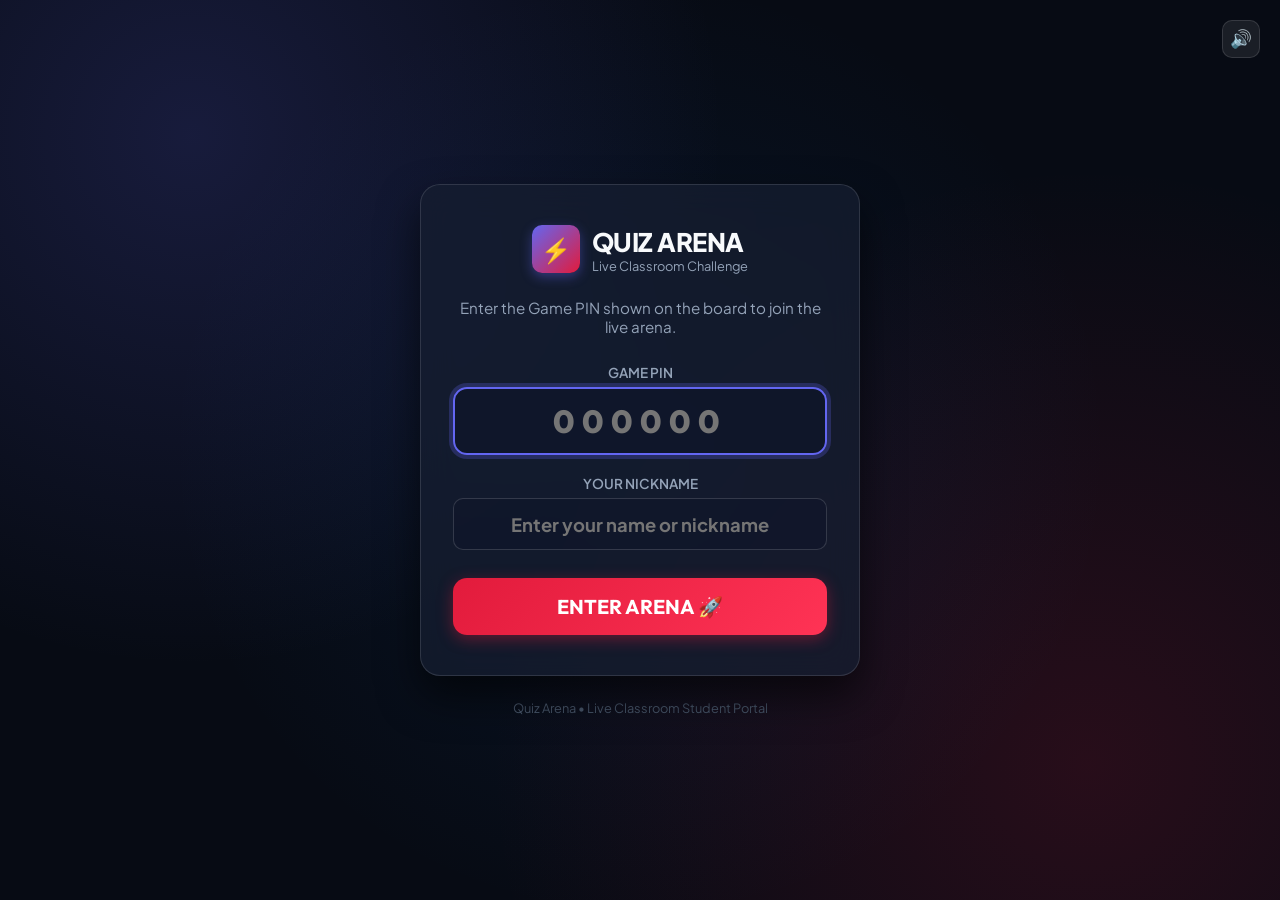
<file: index.html>
<!DOCTYPE html>
<html lang="en">
<head>
  <meta charset="UTF-8">
  <meta name="viewport" content="width=device-width, initial-scale=1.0">
  <meta http-equiv="Cache-Control" content="no-cache, no-store, must-revalidate">
  <meta http-equiv="Pragma" content="no-cache">
  <meta http-equiv="Expires" content="0">
  <title>Quiz Arena — Student Join</title>
  <link rel="stylesheet" href="style.css">
  <script src="sound.js"></script>
</head>
<body style="display: flex; flex-direction: column; justify-content: center; align-items: center; min-height: 100vh; padding: 1.5rem;">

  <!-- Sound Toggle in Corner -->
  <div style="position: absolute; top: 1.25rem; right: 1.25rem; z-index: 10;">
    <button class="btn-icon" id="sound-toggle-btn" title="Toggle Sound">🔊</button>
  </div>

  <main style="max-width: 440px; width: 100%;">
    <!-- Main Student Join Card -->
    <div class="action-card" style="padding: 2.5rem 2rem; text-align: center; box-shadow: 0 20px 40px rgba(0,0,0,0.6);">
      
      <!-- Brand Logo -->
      <div style="display: flex; justify-content: center; align-items: center; gap: 0.75rem; margin-bottom: 1.5rem;">
        <div class="brand-icon" style="width: 48px; height: 48px; font-size: 1.5rem;">⚡</div>
        <div style="text-align: left;">
          <div class="brand-title" style="font-size: 1.6rem; letter-spacing: -0.02em;">QUIZ ARENA</div>
          <div class="brand-sub" style="font-size: 0.8rem; color: #94a3b8;">Live Classroom Challenge</div>
        </div>
      </div>

      <p style="color: var(--text-muted); font-size: 0.95rem; margin-bottom: 1.75rem;">
        Enter the Game PIN shown on the board to join the live arena.
      </p>

      <!-- Student Join Form -->
      <form id="join-form" onsubmit="handleStudentJoin(event)">
        <div class="form-group" style="margin-bottom: 1.25rem; text-align: left;">
          <label class="form-label" style="text-align: center;">GAME PIN</label>
          <input type="text" id="join-pin" class="pin-input" placeholder="000000" maxlength="8" inputmode="numeric" required autofocus autocomplete="off" oninput="this.value = this.value.replace(/\D/g, '').slice(0, 6)">
        </div>

        <div class="form-group" style="margin-bottom: 1.75rem; text-align: left;">
          <label class="form-label" style="text-align: center;">YOUR NICKNAME</label>
          <input type="text" id="join-name" class="text-input" placeholder="Enter your name or nickname" maxlength="25" required autocomplete="off" style="text-align: center; font-size: 1.15rem; font-weight: 700;">
        </div>

        <button type="submit" class="btn btn-kahoot btn-block" style="font-size: 1.25rem; padding: 1rem;">
          ENTER ARENA 🚀
        </button>
      </form>

    </div>

    <div style="text-align: center; margin-top: 1.5rem; color: #475569; font-size: 0.8rem;">
      Quiz Arena • Live Classroom Student Portal
    </div>
  </main>

  <script>
    document.addEventListener('DOMContentLoaded', () => {
      // Sound button
      const soundBtn = document.getElementById('sound-toggle-btn');
      soundBtn.textContent = Sound.enabled ? '🔊' : '🔇';
      soundBtn.onclick = () => {
        const on = Sound.toggleSound();
        soundBtn.textContent = on ? '🔊' : '🔇';
      };

      // Check URL parameters (e.g. from QR code ?pin=123456&b=0)
      const urlParams = new URLSearchParams(window.location.search);
      const paramPin = urlParams.get('pin');
      if (paramPin) {
        document.getElementById('join-pin').value = paramPin.replace(/\D/g, '').slice(0, 6);
        document.getElementById('join-name').focus();
      }
    });

    function handleStudentJoin(e) {
      e.preventDefault();
      Sound.lockIn();
      const pin = document.getElementById('join-pin').value.replace(/\D/g, '').slice(0, 6);
      const name = document.getElementById('join-name').value.trim();

      if (!pin || pin.length < 4) {
        alert('Please enter a valid Game PIN.');
        return;
      }
      if (!name) {
        alert('Please enter your name or nickname.');
        return;
      }

      const urlParams = new URLSearchParams(window.location.search);
      const paramB = urlParams.get('b');
      let forwardUrl = `play.html?pin=${encodeURIComponent(pin)}&name=${encodeURIComponent(name)}`;
      if (paramB !== null && paramB !== undefined) {
        forwardUrl += `&b=${encodeURIComponent(paramB)}`;
      }
      window.location.href = forwardUrl;
    }
  </script>
</body>
</html>
</file>
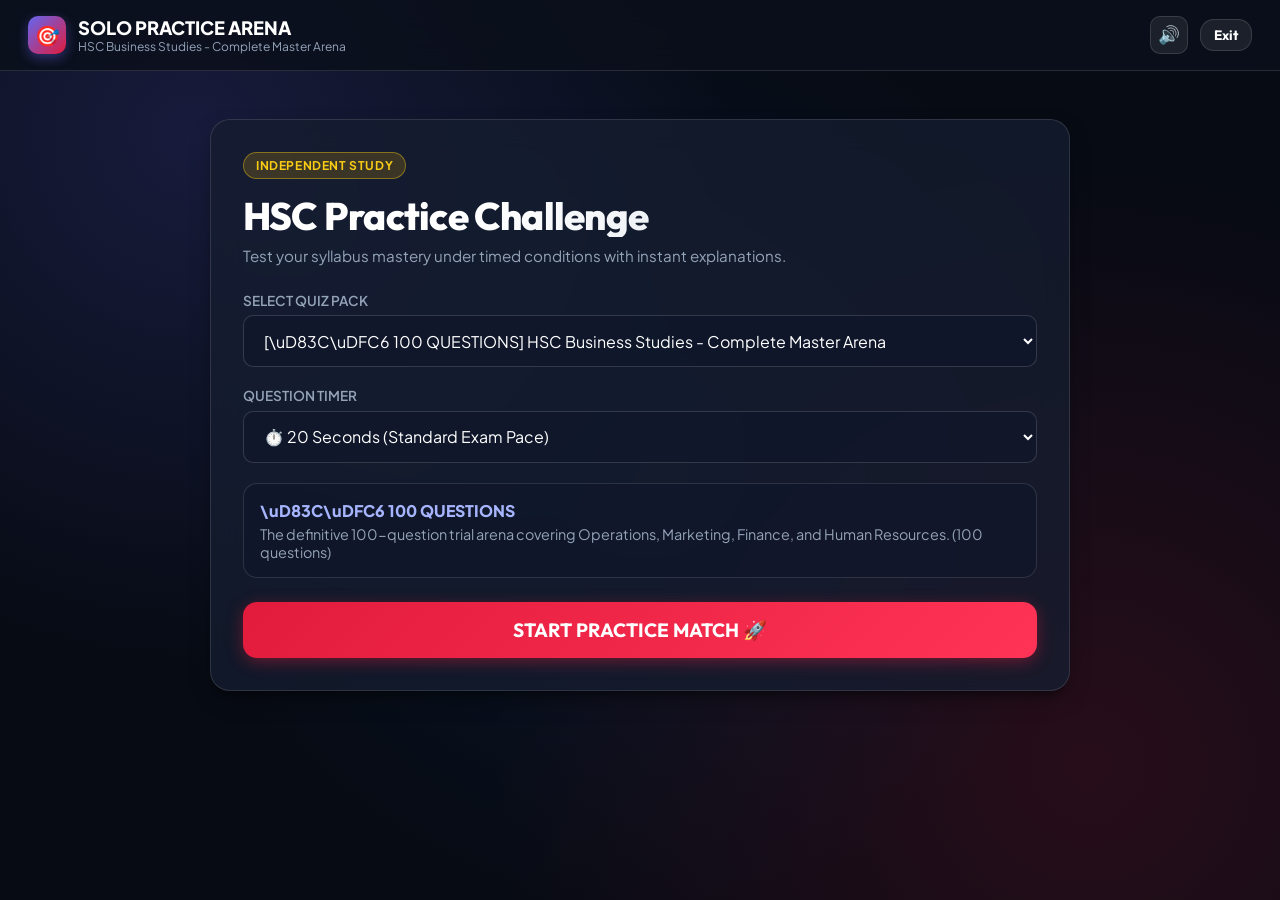
<file: solo.html>
<!DOCTYPE html>
<html lang="en">
<head>
  <meta charset="UTF-8">
  <meta name="viewport" content="width=device-width, initial-scale=1.0">
  <title>Solo Practice Arena — Quiz Arena</title>
  <link rel="stylesheet" href="style.css">
  <script src="vendor/confetti.browser.min.js"></script>
  <script src="config.js"></script>
  <script src="quizzes.js"></script>
  <script src="sound.js"></script>
</head>
<body>

  <!-- Navigation -->
  <header class="arena-nav">
    <a href="index.html" class="brand-badge">
      <div class="brand-icon">🎯</div>
      <div>
        <div class="brand-title">SOLO PRACTICE ARENA</div>
        <div class="brand-sub" id="solo-quiz-title">HSC Self-Paced Revision</div>
      </div>
    </a>
    <div class="nav-actions">
      <button class="btn-icon" id="sound-btn" title="Sound">🔊</button>
      <a href="index.html" class="btn btn-secondary" style="font-size: 0.85rem; padding: 0.4rem 0.8rem;">Exit</a>
    </div>
  </header>

  <main class="container" style="max-width: 900px;">

    <!-- SETUP SCREEN -->
    <div id="solo-screen-setup" class="action-card" style="margin-top: 1rem;">
      <span class="card-tag tag-solo">Independent Study</span>
      <h1 class="hero-title" style="font-size: 2.4rem; text-align: left; margin-bottom: 0.5rem;">HSC Practice Challenge</h1>
      <p class="card-desc">Test your syllabus mastery under timed conditions with instant explanations.</p>

      <div class="form-group">
        <label class="form-label">SELECT QUIZ PACK</label>
        <select id="solo-quiz-picker" class="select-input" onchange="updateQuizMeta(this.value)">
          <!-- Populated by JS -->
        </select>
      </div>

      <div class="form-group">
        <label class="form-label">QUESTION TIMER</label>
        <select id="solo-timer-picker" class="select-input">
          <option value="15">⚡ 15 Seconds (Rapid Fire)</option>
          <option value="20" selected>⏱️ 20 Seconds (Standard Exam Pace)</option>
          <option value="30">⏱️ 30 Seconds (In-Depth Review)</option>
          <option value="0">♾️ No Timer (Untimed Study)</option>
        </select>
      </div>

      <div style="background: rgba(15,23,42,0.6); border: 1px solid var(--border-glass); border-radius: var(--radius-lg); padding: 1rem; margin-bottom: 1.5rem;" id="solo-quiz-info-box">
        <div style="font-weight: 800; color: #a5b4fc;" id="info-badge">HSC ECON</div>
        <div style="font-size: 0.9rem; color: var(--text-muted); margin-top: 0.25rem;" id="info-desc">...</div>
      </div>

      <button onclick="startSoloGame()" class="btn btn-kahoot btn-block">
        START PRACTICE MATCH 🚀
      </button>
    </div>

    <!-- GAMEPLAY SCREEN -->
    <div id="solo-screen-game" style="display: none; margin-top: 1rem;">
      
      <!-- Top Status Ribbon -->
      <div style="display: flex; justify-content: space-between; align-items: center; margin-bottom: 1.25rem; flex-wrap: wrap; gap: 0.5rem;">
        <div class="round-pill" id="solo-round-pill">Question 1 of 8</div>
        <div class="timer-circle" id="solo-timer-circle">20</div>
        <div style="display: flex; align-items: center; gap: 0.75rem;">
          <div id="solo-streak-pill" style="display: none; font-size: 0.9rem; font-weight: 800; background: rgba(234, 179, 8, 0.2); color: #facc15; padding: 0.3rem 0.75rem; border-radius: 9999px;">
            🔥 <span id="solo-streak-count">0</span>
          </div>
          <div class="student-score-pill" id="solo-score-pill" style="font-size: 1.2rem;">0 pts</div>
        </div>
      </div>

      <!-- Question Box -->
      <div class="question-card" style="padding: 2rem;">
        <div class="question-text" id="solo-question-text" style="font-size: 1.8rem;">
          Question...
        </div>
      </div>

      <!-- 4 Answer Choices -->
      <div class="quad-grid" style="margin-bottom: 1.5rem;">
        <div class="quad-option quad-red" id="solo-opt-0" onclick="handleSoloAnswer(0)" style="cursor: pointer;">
          <span class="quad-shape">▲</span>
          <span class="quad-label" id="solo-text-0">Option 1</span>
        </div>
        <div class="quad-option quad-blue" id="solo-opt-1" onclick="handleSoloAnswer(1)" style="cursor: pointer;">
          <span class="quad-shape">◆</span>
          <span class="quad-label" id="solo-text-1">Option 2</span>
        </div>
        <div class="quad-option quad-yellow" id="solo-opt-2" onclick="handleSoloAnswer(2)" style="cursor: pointer;">
          <span class="quad-shape">●</span>
          <span class="quad-label" id="solo-text-2">Option 3</span>
        </div>
        <div class="quad-option quad-green" id="solo-opt-3" onclick="handleSoloAnswer(3)" style="cursor: pointer;">
          <span class="quad-shape">■</span>
          <span class="quad-label" id="solo-text-3">Option 4</span>
        </div>
      </div>

      <!-- Syllabus Explanation Box (shown after answer) -->
      <div id="solo-explanation-box" style="display: none; background: var(--bg-card); border: 1px solid var(--border-glow); border-radius: var(--radius-lg); padding: 1.5rem; margin-bottom: 1.5rem;">
        <div style="display: flex; justify-content: space-between; align-items: center; margin-bottom: 0.5rem;">
          <div id="solo-verdict-title" style="font-size: 1.2rem; font-weight: 800;">CORRECT! 🎉</div>
          <button onclick="nextSoloQuestion()" class="btn btn-primary" id="btn-solo-next">
            Next Question ➔
          </button>
        </div>
        <p id="solo-explanation-text" style="color: var(--text-main); font-size: 1.05rem; line-height: 1.5;">
          Explanation...
        </p>
      </div>

    </div>

    <!-- SUMMARY SCORECARD SCREEN -->
    <div id="solo-screen-summary" class="action-card" style="display: none; text-align: center; padding: 3rem 1.5rem; margin-top: 1rem;">
      <div style="font-size: 4rem; margin-bottom: 0.5rem;">🎓</div>
      <h1 class="hero-title" style="font-size: 2.8rem; margin-bottom: 0.5rem;">Practice Completed!</h1>
      <p style="color: var(--text-muted); font-size: 1.1rem; margin-bottom: 2rem;">
        Great revision session on <strong id="summary-quiz-name" style="color: #fff;">...</strong>
      </p>

      <div style="display: grid; grid-template-columns: repeat(auto-fit, minmax(160px, 1fr)); gap: 1rem; margin-bottom: 2rem;">
        <div style="background: rgba(15,23,42,0.6); padding: 1.25rem; border-radius: var(--radius-lg); border: 1px solid var(--border-glass);">
          <div style="font-size: 0.8rem; color: var(--text-muted); text-transform: uppercase;">Final Score</div>
          <div id="summary-score" style="font-size: 2rem; font-weight: 900; color: #38bdf8;">0</div>
        </div>
        <div style="background: rgba(15,23,42,0.6); padding: 1.25rem; border-radius: var(--radius-lg); border: 1px solid var(--border-glass);">
          <div style="font-size: 0.8rem; color: var(--text-muted); text-transform: uppercase;">Correct Answers</div>
          <div id="summary-correct" style="font-size: 2rem; font-weight: 900; color: #4ade80;">0 / 0</div>
        </div>
        <div style="background: rgba(15,23,42,0.6); padding: 1.25rem; border-radius: var(--radius-lg); border: 1px solid var(--border-glass);">
          <div style="font-size: 0.8rem; color: var(--text-muted); text-transform: uppercase;">Accuracy</div>
          <div id="summary-pct" style="font-size: 2rem; font-weight: 900; color: #facc15;">0%</div>
        </div>
        <div style="background: rgba(15,23,42,0.6); padding: 1.25rem; border-radius: var(--radius-lg); border: 1px solid var(--border-glass);">
          <div style="font-size: 0.8rem; color: var(--text-muted); text-transform: uppercase;">Best Streak</div>
          <div id="summary-streak" style="font-size: 2rem; font-weight: 900; color: #fb923c;">0</div>
        </div>
      </div>

      <div style="display: flex; gap: 1rem; justify-content: center; flex-wrap: wrap;">
        <button onclick="startSoloGame()" class="btn btn-kahoot">
          🔄 Retry This Quiz
        </button>
        <a href="index.html" class="btn btn-secondary">
          🏠 Return to Arena Hub
        </a>
      </div>
    </div>

  </main>

  <script>
    let activeQuiz = null;
    let currentIdx = -1;
    let score = 0;
    let streak = 0;
    let maxStreak = 0;
    let correctCount = 0;
    let timerDuration = 20;
    let timeLeft = 0;
    let timerInterval = null;
    let hasAnswered = false;

    document.addEventListener('DOMContentLoaded', () => {
      // Sound button
      const soundBtn = document.getElementById('sound-btn');
      soundBtn.textContent = Sound.enabled ? '🔊' : '🔇';
      soundBtn.onclick = () => {
        const on = Sound.toggleSound();
        soundBtn.textContent = on ? '🔊' : '🔇';
      };

      // Populate quiz picker
      const quizzes = QuizRepository.getAllQuizzes();
      const picker = document.getElementById('solo-quiz-picker');
      const urlParams = new URLSearchParams(window.location.search);
      const targetId = urlParams.get('quiz');

      // ⚡ Bolt: Batch DOM insertions to prevent layout thrashing
      const fragment = document.createDocumentFragment();
      quizzes.forEach(q => {
        const opt = document.createElement('option');
        opt.value = q.id;
        opt.textContent = `${q.badge ? '[' + q.badge + '] ' : ''}${q.title}`;
        if (targetId && q.id === targetId) {
          opt.selected = true;
        }
        fragment.appendChild(opt);
      });
      picker.appendChild(fragment);

      updateQuizMeta(picker.value);
    });

    function updateQuizMeta(quizId) {
      activeQuiz = QuizRepository.getQuizById(quizId);
      document.getElementById('solo-quiz-title').textContent = activeQuiz.title;
      document.getElementById('info-badge').textContent = activeQuiz.badge || 'HSC REVISION';
      document.getElementById('info-desc').textContent = `${activeQuiz.description} (${activeQuiz.questions.length} questions)`;
    }

    function startSoloGame() {
      const picker = document.getElementById('solo-quiz-picker');
      activeQuiz = QuizRepository.getQuizById(picker.value);
      timerDuration = parseInt(document.getElementById('solo-timer-picker').value, 10);

      currentIdx = -1;
      score = 0;
      streak = 0;
      maxStreak = 0;
      correctCount = 0;

      document.getElementById('solo-screen-setup').style.display = 'none';
      document.getElementById('solo-screen-summary').style.display = 'none';
      document.getElementById('solo-screen-game').style.display = 'block';

      nextSoloQuestion();
    }

    function nextSoloQuestion() {
      currentIdx++;
      if (currentIdx >= activeQuiz.questions.length) {
        showSoloSummary();
        return;
      }

      hasAnswered = false;
      const q = activeQuiz.questions[currentIdx];

      document.getElementById('solo-round-pill').textContent = `Question ${currentIdx + 1} of ${activeQuiz.questions.length}`;
      document.getElementById('solo-question-text').textContent = q.question;
      document.getElementById('solo-explanation-box').style.display = 'none';

      // Reset options
      for (let i = 0; i < 4; i++) {
        const opt = document.getElementById(`solo-opt-${i}`);
        const text = document.getElementById(`solo-text-${i}`);
        opt.classList.remove('is-correct', 'dimmed');
        opt.style.pointerEvents = 'auto';
        text.textContent = q.options[i] || '';
      }

      // Timer
      clearInterval(timerInterval);
      const timerEl = document.getElementById('solo-timer-circle');
      if (timerDuration > 0) {
        timeLeft = timerDuration;
        timerEl.textContent = timeLeft;
        timerEl.classList.remove('urgent');

        timerInterval = setInterval(() => {
          timeLeft--;
          timerEl.textContent = timeLeft;
          if (timeLeft <= 5) {
            timerEl.classList.add('urgent');
            Sound.tick(true);
          } else {
            Sound.tick(false);
          }

          if (timeLeft <= 0) {
            clearInterval(timerInterval);
            handleSoloAnswer(-1); // Timeout
          }
        }, 1000);
      } else {
        timerEl.textContent = '∞';
      }

      Sound.roundStart();
    }

    function handleSoloAnswer(index) {
      if (hasAnswered) return;
      hasAnswered = true;
      clearInterval(timerInterval);

      const q = activeQuiz.questions[currentIdx];
      const isCorrect = (index === q.correctIndex);

      // Disable options & highlight
      for (let i = 0; i < 4; i++) {
        const opt = document.getElementById(`solo-opt-${i}`);
        opt.style.pointerEvents = 'none';
        if (i === q.correctIndex) {
          opt.classList.add('is-correct');
        } else {
          opt.classList.add('dimmed');
        }
      }

      const verdictTitle = document.getElementById('solo-verdict-title');
      const explanationText = document.getElementById('solo-explanation-text');
      explanationText.textContent = q.explanation || 'Review NSW syllabus notes for this concept.';

      if (isCorrect) {
        streak++;
        if (streak > maxStreak) maxStreak = streak;
        correctCount++;

        const timeFraction = timerDuration > 0 ? (timeLeft / timerDuration) : 1;
        const pts = 500 + Math.round(500 * timeFraction) + (streak > 1 ? Math.min(500, (streak - 1) * 100) : 0);
        score += pts;

        verdictTitle.textContent = `CORRECT! 🎉 (+${pts} pts)`;
        verdictTitle.style.color = '#4ade80';
        Sound.correct();
      } else {
        streak = 0;
        verdictTitle.textContent = (index === -1) ? 'TIME EXPIRED! ⏱️' : 'INCORRECT ❌';
        verdictTitle.style.color = '#ef4444';
        Sound.wrong();
      }

      // Update pills
      document.getElementById('solo-score-pill').textContent = `${score.toLocaleString()} pts`;
      const streakPill = document.getElementById('solo-streak-pill');
      if (streak >= 2) {
        streakPill.style.display = 'inline-block';
        document.getElementById('solo-streak-count').textContent = streak;
      } else {
        streakPill.style.display = 'none';
      }

      document.getElementById('btn-solo-next').textContent = (currentIdx >= activeQuiz.questions.length - 1) ? 'View Final Results 🏆' : 'Next Question ➔';
      document.getElementById('solo-explanation-box').style.display = 'block';
    }

    function showSoloSummary() {
      document.getElementById('solo-screen-game').style.display = 'none';
      document.getElementById('solo-screen-summary').style.display = 'block';

      document.getElementById('summary-quiz-name').textContent = activeQuiz.title;
      document.getElementById('summary-score').textContent = score.toLocaleString();
      document.getElementById('summary-correct').textContent = `${correctCount} / ${activeQuiz.questions.length}`;
      const pct = Math.round((correctCount / activeQuiz.questions.length) * 100);
      document.getElementById('summary-pct').textContent = `${pct}%`;
      document.getElementById('summary-streak').textContent = `${maxStreak} in a row`;

      Sound.podiumFanfare();
      if (typeof confetti === 'function') {
        confetti({ particleCount: 100, spread: 70, origin: { y: 0.6 } });
      }
    }
  </script>
</body>
</html>
</file>
<file: style.css>
/* ===================================================
   QUIZ ARENA — STYLESHEET
   High-energy, Kahoot-inspired live classroom aesthetic
   =================================================== */

@import url('https://fonts.googleapis.com/css2?family=Outfit:wght@400;600;700;800;900&family=Plus+Jakarta+Sans:wght@400;500;600;700;800&display=swap');

:root {
  --bg-dark: #070b14;
  --bg-card: rgba(22, 30, 49, 0.75);
  --bg-card-solid: #131b2e;
  --border-glass: rgba(255, 255, 255, 0.12);
  --border-glow: rgba(99, 102, 241, 0.35);

  --text-main: #f8fafc;
  --text-muted: #94a3b8;
  --text-sub: #64748b;

  /* Iconic Kahoot-inspired Palette */
  --red: #e21b3c;
  --red-hover: #c91330;
  --blue: #1368ce;
  --blue-hover: #0d54a8;
  --yellow: #d89e00;
  --yellow-hover: #b88600;
  --green: #26890c;
  --green-hover: #1e7008;

  --purple: #8b5cf6;
  --pink: #ec4899;
  --cyan: #06b6d4;

  --shadow-lg: 0 10px 25px -5px rgba(0, 0, 0, 0.4), 0 8px 10px -6px rgba(0, 0, 0, 0.4);
  --radius-xl: 20px;
  --radius-lg: 14px;
  --radius-md: 10px;
}

* {
  box-sizing: border-box;
  margin: 0;
  padding: 0;
  -webkit-tap-highlight-color: transparent;
}

body {
  font-family: 'Plus Jakarta Sans', -apple-system, BlinkMacSystemFont, 'Segoe UI', Roboto, sans-serif;
  background-color: var(--bg-dark);
  color: var(--text-main);
  min-height: 100vh;
  display: flex;
  flex-direction: column;
  overflow-x: hidden;
  position: relative;
  background-image: 
    radial-gradient(circle at 15% 15%, rgba(99, 102, 241, 0.18) 0%, transparent 40%),
    radial-gradient(circle at 85% 85%, rgba(226, 27, 60, 0.15) 0%, transparent 45%),
    radial-gradient(circle at 50% 50%, rgba(19, 104, 206, 0.1) 0%, transparent 60%);
  background-attachment: fixed;
}

h1, h2, h3, h4, .font-heading {
  font-family: 'Outfit', sans-serif;
  font-weight: 800;
  letter-spacing: -0.02em;
}

/* --- HEADER & NAVIGATION --- */
.arena-nav {
  display: flex;
  justify-content: space-between;
  align-items: center;
  padding: 1rem 1.75rem;
  background: rgba(11, 16, 28, 0.85);
  backdrop-filter: blur(14px);
  border-bottom: 1px solid var(--border-glass);
  position: sticky;
  top: 0;
  z-index: 100;
}

.brand-badge {
  display: flex;
  align-items: center;
  gap: 0.75rem;
  text-decoration: none;
  color: #fff;
}

.brand-icon {
  width: 38px;
  height: 38px;
  border-radius: 10px;
  background: linear-gradient(135deg, #6366f1, #e21b3c);
  display: flex;
  align-items: center;
  justify-content: center;
  font-size: 1.25rem;
  box-shadow: 0 4px 12px rgba(99, 102, 241, 0.4);
}

.brand-title {
  font-size: 1.15rem;
  font-weight: 800;
}

.brand-sub {
  font-size: 0.75rem;
  color: var(--text-muted);
}

.nav-actions {
  display: flex;
  align-items: center;
  gap: 0.75rem;
}

.btn-icon {
  background: rgba(255, 255, 255, 0.08);
  border: 1px solid var(--border-glass);
  color: #fff;
  width: 38px;
  height: 38px;
  border-radius: 10px;
  display: flex;
  align-items: center;
  justify-content: center;
  cursor: pointer;
  transition: all 0.2s ease;
  font-size: 1.1rem;
}

.btn-icon:hover {
  background: rgba(255, 255, 255, 0.16);
  transform: translateY(-1px);
}

/* --- HERO & PORTAL CONTAINERS --- */
.container {
  max-width: 1100px;
  margin: 0 auto;
  padding: 2rem 1.25rem;
  width: 100%;
  flex: 1;
}

.hero-box {
  text-align: center;
  padding: 3rem 1.5rem;
  background: var(--bg-card);
  backdrop-filter: blur(16px);
  border: 1px solid var(--border-glass);
  border-radius: var(--radius-xl);
  box-shadow: var(--shadow-lg);
  margin-bottom: 2rem;
  position: relative;
  overflow: hidden;
}

.hero-box::before {
  content: '';
  position: absolute;
  top: 0;
  left: 0;
  right: 0;
  height: 4px;
  background: linear-gradient(90deg, var(--red), var(--blue), var(--yellow), var(--green));
}

.hero-title {
  font-size: 3rem;
  line-height: 1.1;
  margin-bottom: 0.75rem;
  background: linear-gradient(135deg, #ffffff 30%, #cbd5e1 100%);
  -webkit-background-clip: text;
  -webkit-text-fill-color: transparent;
}

.hero-desc {
  font-size: 1.2rem;
  color: var(--text-muted);
  max-width: 650px;
  margin: 0 auto 2rem;
}

/* Join Cards & Action Panels */
.grid-2 {
  display: grid;
  grid-template-columns: repeat(auto-fit, minmax(320px, 1fr));
  gap: 1.5rem;
  margin-bottom: 2.5rem;
}

.action-card {
  background: var(--bg-card);
  backdrop-filter: blur(16px);
  border: 1px solid var(--border-glass);
  border-radius: var(--radius-xl);
  padding: 2rem;
  box-shadow: var(--shadow-lg);
  display: flex;
  flex-direction: column;
  position: relative;
  transition: transform 0.25s ease, border-color 0.25s ease;
}

.action-card:hover {
  transform: translateY(-4px);
  border-color: var(--border-glow);
}

.card-tag {
  display: inline-block;
  font-size: 0.75rem;
  font-weight: 700;
  text-transform: uppercase;
  letter-spacing: 0.05em;
  padding: 0.3rem 0.75rem;
  border-radius: 9999px;
  margin-bottom: 1rem;
  align-self: flex-start;
}

.tag-student { background: rgba(19, 104, 206, 0.2); color: #60a5fa; border: 1px solid rgba(96, 165, 250, 0.4); }
.tag-teacher { background: rgba(226, 27, 60, 0.2); color: #f87171; border: 1px solid rgba(248, 113, 113, 0.4); }
.tag-solo    { background: rgba(216, 158, 0, 0.2); color: #facc15; border: 1px solid rgba(250, 204, 21, 0.4); }

.card-title {
  font-size: 1.6rem;
  margin-bottom: 0.5rem;
}

.card-desc {
  font-size: 0.95rem;
  color: var(--text-muted);
  margin-bottom: 1.5rem;
  line-height: 1.5;
}

/* Inputs & Form Controls */
.form-group {
  margin-bottom: 1.25rem;
}

.form-label {
  display: block;
  font-size: 0.85rem;
  font-weight: 600;
  margin-bottom: 0.4rem;
  color: var(--text-muted);
}

.pin-input {
  width: 100%;
  font-family: 'Outfit', monospace, sans-serif;
  font-size: 2rem;
  font-weight: 800;
  letter-spacing: 0.25em;
  text-align: center;
  padding: 0.75rem 1rem;
  border-radius: var(--radius-lg);
  border: 2px solid rgba(255, 255, 255, 0.15);
  background: rgba(15, 23, 42, 0.6);
  color: #fff;
  transition: all 0.2s ease;
}

.pin-input:focus {
  outline: none;
  border-color: #6366f1;
  box-shadow: 0 0 0 4px rgba(99, 102, 241, 0.25);
  background: rgba(15, 23, 42, 0.9);
}

.text-input, .select-input {
  width: 100%;
  padding: 0.85rem 1rem;
  font-size: 1rem;
  font-family: inherit;
  color: #fff;
  background: rgba(15, 23, 42, 0.6);
  border: 1px solid rgba(255, 255, 255, 0.15);
  border-radius: var(--radius-md);
  transition: all 0.2s;
}

.text-input:focus, .select-input:focus {
  outline: none;
  border-color: #6366f1;
  box-shadow: 0 0 0 3px rgba(99, 102, 241, 0.25);
}

/* Buttons */
.btn {
  display: inline-flex;
  align-items: center;
  justify-content: center;
  gap: 0.5rem;
  font-family: 'Outfit', sans-serif;
  font-weight: 700;
  font-size: 1.05rem;
  padding: 0.9rem 1.5rem;
  border-radius: var(--radius-lg);
  border: none;
  cursor: pointer;
  transition: all 0.2s cubic-bezier(0.4, 0, 0.2, 1);
  text-decoration: none;
  color: #fff;
}

.btn:active {
  transform: scale(0.97);
}

.btn-primary {
  background: linear-gradient(135deg, #4f46e5, #6366f1);
  box-shadow: 0 4px 14px rgba(79, 70, 229, 0.4);
}
.btn-primary:hover {
  background: linear-gradient(135deg, #4338ca, #4f46e5);
  box-shadow: 0 6px 20px rgba(79, 70, 229, 0.6);
}

.btn-kahoot {
  background: linear-gradient(135deg, #e21b3c, #ff3355);
  box-shadow: 0 4px 16px rgba(226, 27, 60, 0.4);
  font-size: 1.2rem;
  padding: 1rem 1.75rem;
}
.btn-kahoot:hover {
  background: linear-gradient(135deg, #c91330, #e21b3c);
  transform: translateY(-2px);
  box-shadow: 0 8px 24px rgba(226, 27, 60, 0.6);
}

.btn-secondary {
  background: rgba(255, 255, 255, 0.08);
  border: 1px solid var(--border-glass);
}
.btn-secondary:hover {
  background: rgba(255, 255, 255, 0.16);
}

.btn-block {
  width: 100%;
}

/* ===================================================
   HOST ARENA (PROJECTOR / TEACHER SCREEN)
   =================================================== */

.host-header {
  display: flex;
  justify-content: space-between;
  align-items: center;
  padding: 1rem 2rem;
  background: rgba(15, 23, 42, 0.85);
  border-bottom: 1px solid var(--border-glass);
}

.pin-display-banner {
  display: flex;
  align-items: center;
  gap: 1.5rem;
  background: linear-gradient(135deg, #1e1b4b, #312e81);
  border: 2px solid rgba(99, 102, 241, 0.4);
  padding: 0.6rem 1.5rem;
  border-radius: var(--radius-xl);
}

.pin-label {
  font-size: 0.9rem;
  color: #c7d2fe;
  font-weight: 700;
  text-transform: uppercase;
  letter-spacing: 0.05em;
}

.pin-code-large {
  font-family: 'Outfit', monospace, sans-serif;
  font-size: 2.75rem;
  font-weight: 900;
  color: #fff;
  letter-spacing: 0.15em;
  text-shadow: 0 0 20px rgba(99, 102, 241, 0.8);
}

/* Waiting Room Lobby */
.lobby-grid {
  display: grid;
  grid-template-columns: 320px 1fr;
  gap: 2rem;
  padding: 2rem;
  max-width: 1300px;
  margin: 0 auto;
}

.lobby-qr-card {
  background: var(--bg-card);
  backdrop-filter: blur(14px);
  border: 1px solid var(--border-glass);
  border-radius: var(--radius-xl);
  padding: 2rem;
  text-align: center;
  display: flex;
  flex-direction: column;
  align-items: center;
}

.qr-code-box {
  background: #fff;
  padding: 12px;
  border-radius: var(--radius-lg);
  margin: 1rem 0;
  box-shadow: 0 8px 20px rgba(0,0,0,0.5);
  display: inline-block;
}

.qr-code-box img {
  display: block;
  width: 180px;
  height: 180px;
}

.lobby-roster-card {
  background: var(--bg-card);
  backdrop-filter: blur(14px);
  border: 1px solid var(--border-glass);
  border-radius: var(--radius-xl);
  padding: 2rem;
  display: flex;
  flex-direction: column;
}

.player-count-badge {
  display: flex;
  align-items: center;
  gap: 0.5rem;
  font-size: 1.5rem;
  font-weight: 800;
  margin-bottom: 1.5rem;
}

.player-chips-container {
  display: flex;
  flex-wrap: wrap;
  gap: 0.75rem;
  max-height: 420px;
  overflow-y: auto;
  align-content: flex-start;
  padding: 0.5rem 0;
}

.player-chip {
  background: linear-gradient(135deg, rgba(30, 41, 59, 0.9), rgba(51, 65, 85, 0.8));
  border: 1px solid rgba(255, 255, 255, 0.15);
  padding: 0.6rem 1.1rem;
  border-radius: 9999px;
  font-size: 1.05rem;
  font-weight: 700;
  display: flex;
  align-items: center;
  gap: 0.5rem;
  animation: popIn 0.3s cubic-bezier(0.175, 0.885, 0.32, 1.275);
}

@keyframes popIn {
  from { transform: scale(0); opacity: 0; }
  to { transform: scale(1); opacity: 1; }
}

/* ===================================================
   QUESTION ARENA (PROJECTOR VIEW)
   =================================================== */

.arena-stage {
  max-width: 1200px;
  margin: 0 auto;
  padding: 1.5rem;
  width: 100%;
}

.question-top-bar {
  display: flex;
  justify-content: space-between;
  align-items: center;
  margin-bottom: 1.5rem;
}

.round-pill {
  font-size: 1.1rem;
  font-weight: 700;
  background: rgba(255, 255, 255, 0.08);
  padding: 0.4rem 1.2rem;
  border-radius: 9999px;
  border: 1px solid var(--border-glass);
}

.timer-circle {
  width: 80px;
  height: 80px;
  border-radius: 50%;
  background: #1e1b4b;
  border: 4px solid #6366f1;
  display: flex;
  align-items: center;
  justify-content: center;
  font-family: 'Outfit', sans-serif;
  font-size: 2.2rem;
  font-weight: 900;
  color: #fff;
  box-shadow: 0 0 20px rgba(99, 102, 241, 0.5);
  transition: border-color 0.3s, transform 0.1s;
}

.timer-circle.urgent {
  border-color: var(--red);
  color: #ff8095;
  box-shadow: 0 0 25px rgba(226, 27, 60, 0.8);
  animation: pulse 0.5s infinite alternate;
}

@keyframes pulse {
  from { transform: scale(1); }
  to { transform: scale(1.08); }
}

.answers-counter-box {
  font-size: 1.1rem;
  font-weight: 700;
  color: var(--text-muted);
}

.answers-counter-box span {
  font-size: 1.75rem;
  color: #fff;
  font-weight: 900;
}

.question-card {
  background: var(--bg-card);
  backdrop-filter: blur(16px);
  border: 1px solid var(--border-glass);
  border-radius: var(--radius-xl);
  padding: 2.5rem;
  margin-bottom: 2rem;
  text-align: center;
  box-shadow: var(--shadow-lg);
}

.question-text {
  font-size: 2.2rem;
  font-weight: 800;
  line-height: 1.3;
}

/* 4 Big Quadrant Answer Panels */
.quad-grid {
  display: grid;
  grid-template-columns: 1fr 1fr;
  gap: 1.25rem;
}

.quad-option {
  display: flex;
  align-items: center;
  padding: 1.75rem 2rem;
  border-radius: var(--radius-lg);
  color: #fff;
  font-size: 1.4rem;
  font-weight: 700;
  min-height: 110px;
  position: relative;
  overflow: hidden;
  box-shadow: 0 6px 18px rgba(0,0,0,0.3);
  transition: transform 0.2s ease, filter 0.2s ease, opacity 0.3s ease;
}

.quad-red    { background: var(--red); }
.quad-blue   { background: var(--blue); }
.quad-yellow { background: var(--yellow); color: #1e1b4b; }
.quad-green  { background: var(--green); }

.quad-shape {
  font-size: 2rem;
  margin-right: 1.25rem;
  line-height: 1;
}

.quad-label {
  flex: 1;
}

/* Results State */
.quad-option.dimmed {
  opacity: 0.3;
  filter: grayscale(80%);
}

.quad-option.is-correct {
  outline: 6px solid #ffffff;
  box-shadow: 0 0 35px rgba(255, 255, 255, 0.9);
  transform: scale(1.02);
  z-index: 2;
}

.quad-stat-bar {
  position: absolute;
  bottom: 0;
  left: 0;
  height: 8px;
  background: rgba(255, 255, 255, 0.8);
  border-radius: 0 4px 4px 0;
}

.quad-count-badge {
  font-size: 1.3rem;
  font-weight: 900;
  background: rgba(0, 0, 0, 0.35);
  padding: 0.2rem 0.8rem;
  border-radius: 9999px;
  margin-left: 0.75rem;
}

/* ===================================================
   STUDENT CONTROLLER (MOBILE / TABLET VIEW)
   =================================================== */

.controller-body {
  display: flex;
  flex-direction: column;
  height: 100vh;
  max-height: 100vh;
  overflow: hidden;
}

.controller-header {
  padding: 0.75rem 1.25rem;
  display: flex;
  justify-content: space-between;
  align-items: center;
  background: rgba(15, 23, 42, 0.9);
  border-bottom: 1px solid var(--border-glass);
}

.student-badge {
  display: flex;
  align-items: center;
  gap: 0.5rem;
  font-weight: 800;
  font-size: 1.05rem;
}

.student-score-pill {
  font-family: 'Outfit', sans-serif;
  font-size: 1.1rem;
  font-weight: 800;
  color: #38bdf8;
  background: rgba(56, 189, 248, 0.15);
  padding: 0.3rem 0.8rem;
  border-radius: 9999px;
}

.controller-content {
  flex: 1;
  display: flex;
  flex-direction: column;
  padding: 1rem;
}

.controller-grid {
  flex: 1;
  display: grid;
  grid-template-columns: 1fr 1fr;
  grid-template-rows: 1fr 1fr;
  gap: 0.85rem;
  width: 100%;
  height: 100%;
}

.btn-answer-quad {
  display: flex;
  flex-direction: column;
  align-items: center;
  justify-content: center;
  border-radius: var(--radius-xl);
  border: none;
  cursor: pointer;
  color: #fff;
  transition: transform 0.1s ease, filter 0.15s ease;
  user-select: none;
  position: relative;
  box-shadow: 0 6px 20px rgba(0,0,0,0.35);
}

.btn-answer-quad:active {
  transform: scale(0.93);
}

.btn-answer-quad.selected {
  outline: 6px solid #fff;
  box-shadow: 0 0 30px rgba(255, 255, 255, 0.8);
}

.btn-answer-quad.disabled {
  pointer-events: none;
  opacity: 0.4;
}

.quad-symbol {
  font-size: 3.5rem;
  line-height: 1;
  margin-bottom: 0.5rem;
}

.quad-text-mobile {
  font-size: 1rem;
  font-weight: 700;
  text-align: center;
  padding: 0 0.5rem;
  line-height: 1.2;
}

/* Feedback Screens */
.feedback-screen {
  flex: 1;
  display: flex;
  flex-direction: column;
  align-items: center;
  justify-content: center;
  text-align: center;
  padding: 2rem;
  border-radius: var(--radius-xl);
  animation: popIn 0.3s ease;
}

.feedback-correct {
  background: linear-gradient(135deg, #15803d, #22c55e);
  color: #fff;
}

.feedback-wrong {
  background: linear-gradient(135deg, #b91c1c, #ef4444);
  color: #fff;
}

.feedback-locked {
  background: linear-gradient(135deg, #1e1b4b, #4338ca);
  color: #fff;
}

.feedback-title {
  font-size: 3rem;
  font-weight: 900;
  margin-bottom: 0.5rem;
}

.feedback-pts {
  font-size: 2rem;
  font-weight: 800;
  margin-bottom: 1rem;
}

.feedback-streak {
  font-size: 1.25rem;
  font-weight: 700;
  background: rgba(0,0,0,0.25);
  padding: 0.5rem 1.25rem;
  border-radius: 9999px;
}

/* ===================================================
   LEADERBOARD & PODIUM
   =================================================== */

.leaderboard-card {
  background: var(--bg-card);
  backdrop-filter: blur(16px);
  border: 1px solid var(--border-glass);
  border-radius: var(--radius-xl);
  padding: 2rem;
  max-width: 850px;
  margin: 0 auto;
  box-shadow: var(--shadow-lg);
}

.leaderboard-list {
  display: flex;
  flex-direction: column;
  gap: 0.75rem;
  margin: 1.5rem 0;
}

.leaderboard-row {
  display: flex;
  align-items: center;
  justify-content: space-between;
  padding: 1rem 1.5rem;
  background: rgba(30, 41, 59, 0.7);
  border: 1px solid rgba(255, 255, 255, 0.08);
  border-radius: var(--radius-lg);
  font-size: 1.25rem;
  font-weight: 700;
  transition: transform 0.4s ease;
}

.leaderboard-row.rank-1 {
  background: linear-gradient(90deg, rgba(234, 179, 8, 0.25), rgba(30, 41, 59, 0.7));
  border-color: rgba(234, 179, 8, 0.5);
}

.player-rank-badge {
  width: 36px;
  height: 36px;
  border-radius: 50%;
  background: rgba(255, 255, 255, 0.1);
  display: flex;
  align-items: center;
  justify-content: center;
  font-weight: 900;
  font-size: 1.1rem;
  margin-right: 1rem;
}

.rank-1 .player-rank-badge { background: #eab308; color: #000; }
.rank-2 .player-rank-badge { background: #cbd5e1; color: #000; }
.rank-3 .player-rank-badge { background: #b45309; color: #fff; }

.player-row-name {
  flex: 1;
  display: flex;
  align-items: center;
  gap: 0.6rem;
}

.player-row-score {
  font-family: 'Outfit', sans-serif;
  font-size: 1.4rem;
  font-weight: 900;
  color: #38bdf8;
}

/* PODIUM */
.podium-stage {
  display: flex;
  align-items: flex-end;
  justify-content: center;
  gap: 1.5rem;
  margin: 3rem 0;
  min-height: 380px;
}

.podium-col {
  display: flex;
  flex-direction: column;
  align-items: center;
  width: 180px;
}

.podium-avatar {
  font-size: 3rem;
  margin-bottom: 0.5rem;
}

.podium-name {
  font-weight: 800;
  font-size: 1.2rem;
  text-align: center;
  margin-bottom: 0.3rem;
  word-break: break-word;
}

.podium-score {
  font-size: 1.1rem;
  color: #38bdf8;
  font-weight: 800;
  margin-bottom: 0.75rem;
}

.podium-block {
  width: 100%;
  border-radius: var(--radius-lg) var(--radius-lg) 0 0;
  display: flex;
  align-items: center;
  justify-content: center;
  font-family: 'Outfit', sans-serif;
  font-size: 3.5rem;
  font-weight: 900;
  color: rgba(255, 255, 255, 0.9);
  box-shadow: 0 10px 30px rgba(0,0,0,0.5);
  animation: growUp 0.8s cubic-bezier(0.175, 0.885, 0.32, 1.275) forwards;
}

@keyframes growUp {
  from { height: 0; }
}

.podium-1st .podium-block { height: 260px; background: linear-gradient(180deg, #facc15, #ca8a04); }
.podium-2nd .podium-block { height: 190px; background: linear-gradient(180deg, #94a3b8, #64748b); }
.podium-3rd .podium-block { height: 140px; background: linear-gradient(180deg, #d97706, #92400e); }

/* Confetti canvas */
#confetti-canvas {
  position: fixed;
  top: 0;
  left: 0;
  width: 100vw;
  height: 100vh;
  pointer-events: none;
  z-index: 999;
}

/* Modal */
.modal-overlay {
  position: fixed;
  inset: 0;
  background: rgba(0,0,0,0.8);
  backdrop-filter: blur(8px);
  display: flex;
  align-items: center;
  justify-content: center;
  padding: 1.5rem;
  z-index: 1000;
}

.modal-content {
  background: var(--bg-card-solid);
  border: 1px solid var(--border-glass);
  border-radius: var(--radius-xl);
  padding: 2rem;
  max-width: 650px;
  width: 100%;
  max-height: 90vh;
  overflow-y: auto;
}

/* Responsiveness */
@media (max-width: 768px) {
  .hero-title { font-size: 2.2rem; }
  .lobby-grid { grid-template-columns: 1fr; }
  .quad-grid { grid-template-columns: 1fr; }
  .question-text { font-size: 1.6rem; }
  .podium-stage { gap: 0.75rem; }
  .podium-col { width: 110px; }
  .podium-1st .podium-block { height: 200px; }
  .podium-2nd .podium-block { height: 140px; }
  .podium-3rd .podium-block { height: 100px; }
}
</file>
